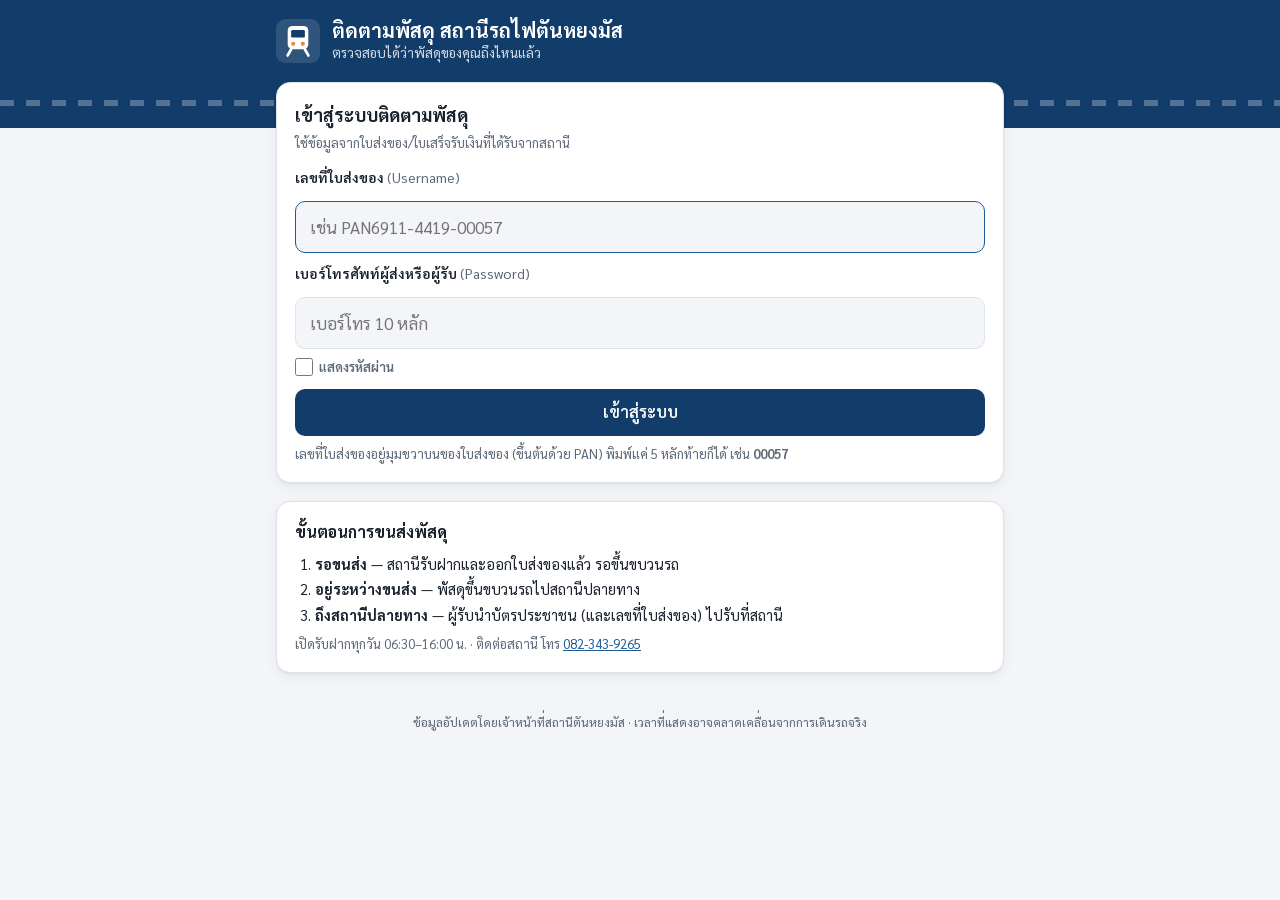
<file: index.html>
<!doctype html>
<html lang="th">
<head>
<meta charset="utf-8">
<meta name="viewport" content="width=device-width, initial-scale=1, viewport-fit=cover">
<title>ติดตามพัสดุ สถานีตันหยงมัส</title>
<meta name="description" content="ตรวจสอบสถานะพัสดุที่ฝากส่งทางรถไฟจากสถานีตันหยงมัส ด้วยเลขที่ใบส่งของและเบอร์โทรศัพท์">
<meta name="theme-color" content="#123d6b">
<meta name="apple-mobile-web-app-capable" content="yes">
<link rel="preconnect" href="https://fonts.googleapis.com">
<link rel="preconnect" href="https://fonts.gstatic.com" crossorigin>
<link href="https://fonts.googleapis.com/css2?family=Sarabun:wght@400;500;600;700&display=swap" rel="stylesheet">
<link rel="icon" href="data:image/svg+xml,%3Csvg xmlns='http://www.w3.org/2000/svg' viewBox='0 0 64 64'%3E%3Crect width='64' height='64' rx='14' fill='%23123d6b'/%3E%3Crect x='17' y='12' width='30' height='32' rx='7' fill='%23fff'/%3E%3Crect x='22' y='18' width='20' height='10' rx='2' fill='%23123d6b'/%3E%3Ccircle cx='25' cy='36' r='3' fill='%23e8892b'/%3E%3Ccircle cx='39' cy='36' r='3' fill='%23e8892b'/%3E%3Cpath d='M22 44l-5 8M42 44l5 8' stroke='%23fff' stroke-width='4' stroke-linecap='round'/%3E%3C/svg%3E">
<link rel="stylesheet" href="app.css">
<style>
.search .big{width:100%;border:1.5px solid var(--line);background:var(--bg);border-radius:10px;padding:12px 14px;font-size:17px}
.search .big:focus{outline:none;border-color:var(--brand-2)}
.search form#lf{display:block}
.search #show{flex:none;width:18px;height:18px;margin:0}
.search .field label{font-size:14px;color:var(--ink)}
.err{background:var(--bad-bg);color:var(--bad);border-radius:10px;padding:9px 12px;font-size:14.5px;margin-bottom:12px}
</style>
</head>
<body>
<div id="app"></div>
<script src="common.js"></script>
<script>
/* =====================================================================
   หน้าลูกค้า: เข้าระบบด้วย Username = เลขที่พัสดุ, Password = เบอร์โทรผู้ส่งหรือผู้รับ
   ===================================================================== */
const Track = { id: '', phone: '', results: null, loading: false, error: '' };
const SKEY = 'tym_track_login';
const ss = { get() { try { return JSON.parse(sessionStorage.getItem(SKEY)); } catch (e) { return null; } },
  set(v) { try { v ? sessionStorage.setItem(SKEY, JSON.stringify(v)) : sessionStorage.removeItem(SKEY); } catch (e) {} } };

function render() {
  const loggedIn = Track.results && Track.results.length;
  $('#app').innerHTML = `
  ${header('ตรวจสอบได้ว่าพัสดุของคุณถึงไหนแล้ว', loggedIn ? '<button class="staff-link" style="background:none;cursor:pointer" id="out">ออกจากระบบ</button>' : '')}
  <main class="wrap">${loggedIn ? resultView() : loginView()}
    <section class="card howto">
      <h2>ขั้นตอนการขนส่งพัสดุ</h2>
      <ol>
        <li><b>รอขนส่ง</b> — สถานีรับฝากและออกใบส่งของแล้ว รอขึ้นขบวนรถ</li>
        <li><b>อยู่ระหว่างขนส่ง</b> — พัสดุขึ้นขบวนรถไปสถานีปลายทาง</li>
        <li><b>ถึงสถานีปลายทาง</b> — ผู้รับนำบัตรประชาชน (และเลขที่ใบส่งของ) ไปรับที่สถานี</li>
      </ol>
      ${CONFIG.STATION_PHONE || CONFIG.STATION_HOURS ? `<p class="hint">${esc(CONFIG.STATION_HOURS)} ${CONFIG.STATION_PHONE ? '· ติดต่อสถานี โทร <a href="tel:' + esc(CONFIG.STATION_PHONE.replace(/\D/g, '')) + '">' + esc(CONFIG.STATION_PHONE) + '</a>' : ''}</p>` : ''}
    </section>
  </main>
  <footer>ข้อมูลอัปเดตโดยเจ้าหน้าที่สถานี${esc(CONFIG.STATION_NAME)} · เวลาที่แสดงอาจคลาดเคลื่อนจากการเดินรถจริง</footer>`;
  if (loggedIn) {
    $('#out').onclick = logout;
    $('#rf').onclick = () => login(Track.id, Track.phone);
  } else {
    $('#lf').onsubmit = (e) => { e.preventDefault(); login($('#uid').value, $('#pw').value); };
    $('#show').onchange = (e) => { $('#pw').type = e.target.checked ? 'text' : 'password'; };
    (Track.id ? $('#pw') : $('#uid')).focus();
  }
}

function loginView() {
  return `<section class="card search">
    <h2 style="margin:0 0 4px;font-size:18px">เข้าสู่ระบบติดตามพัสดุ</h2>
    <p class="hint" style="margin:0 0 14px">ใช้ข้อมูลจากใบส่งของ/ใบเสร็จรับเงินที่ได้รับจากสถานี</p>
    <form id="lf" autocomplete="off">
      <div class="field"><label for="uid">เลขที่ใบส่งของ <span style="color:var(--ink-soft);font-weight:400">(Username)</span></label>
        <input id="uid" class="big" placeholder="เช่น PAN6911-4419-00057" value="${esc(Track.id)}" autocapitalize="characters" spellcheck="false"></div>
      <div class="field"><label for="pw">เบอร์โทรศัพท์ผู้ส่งหรือผู้รับ <span style="color:var(--ink-soft);font-weight:400">(Password)</span></label>
        <input id="pw" class="big" type="password" inputmode="numeric" placeholder="เบอร์โทร 10 หลัก"></div>
      <label class="hint" style="display:flex;gap:6px;align-items:center;margin:-2px 0 12px"><input type="checkbox" id="show"> แสดงรหัสผ่าน</label>
      ${Track.error ? `<div class="err">${esc(Track.error)}</div>` : ''}
      <button class="btn" style="width:100%" ${Track.loading ? 'disabled' : ''}>${Track.loading ? 'กำลังตรวจสอบ…' : 'เข้าสู่ระบบ'}</button>
    </form>
    <p class="hint">เลขที่ใบส่งของอยู่มุมขวาบนของใบส่งของ (ขึ้นต้นด้วย PAN) พิมพ์แค่ 5 หลักท้ายก็ได้ เช่น <b>00057</b></p>
    ${isDemo() ? `<div class="demo-note">โหมดทดลอง (ข้อมูลสมมติ): ลองใช้เลขที่ <b>00002</b> รหัสผ่าน <b>0800000003</b> หรือเลขที่ <b>00003</b> รหัสผ่าน <b>0800000005</b></div>` : ''}
  </section>`;
}

function resultView() {
  return `<section class="card search" style="display:flex;gap:10px;align-items:center;flex-wrap:wrap">
      <div style="flex:1;min-width:0">เข้าระบบด้วยเลขที่ <b class="pid" style="font-size:15px">${esc(Track.results.length === 1 ? Track.results[0].id : Track.id)}</b></div>
      <button class="btn ghost sm" id="rf">↻ อัปเดตสถานะ</button>
    </section>
    <section class="results" aria-live="polite">${Track.results.map(parcelCard).join('')}</section>`;
}

async function login(id, phone) {
  id = normId(id); phone = normPhone(phone);
  Track.id = id; Track.phone = ''; Track.error = '';
  if (!id) { Track.error = 'กรุณาใส่เลขที่ใบส่งของ'; return render(); }
  if (phone.length < 9) { Track.error = 'กรุณาใส่เบอร์โทรศัพท์ให้ครบ'; return render(); }
  Track.loading = true; render();
  try {
    const res = await API().track(id, phone);
    if (res.length) { Track.results = res; Track.phone = phone; ss.set({ id, phone }); }
    else { Track.results = null; Track.error = 'เลขที่ใบส่งของหรือเบอร์โทรศัพท์ไม่ถูกต้อง (ถ้าเพิ่งฝากส่ง ข้อมูลอาจยังไม่เข้าระบบ)'; ss.set(null); }
  } catch (e) { Track.results = null; Track.error = e.message && !/fetch/i.test(e.message) ? e.message : 'เชื่อมต่อระบบไม่ได้ กรุณาลองใหม่อีกครั้ง'; }
  Track.loading = false; render();
}

function logout() { ss.set(null); Track.results = null; Track.phone = ''; Track.error = ''; render(); }

// หน้าลูกค้าแสดงแค่ 3 ขั้น จบที่ "ถึงสถานีปลายทาง" (สถานะ "รับของแล้ว" ของเจ้าหน้าที่ แสดงเป็น "ถึงสถานีปลายทาง")
const CUSTOMER_STEPS = ['received', 'loaded', 'arrived'];

function parcelCard(p) {
  if (p.status === 'delivered') p = { ...p, status: 'arrived' };
  const st = STATUS[p.status] || STATUS.received;
  const rank = RANK[p.status] || 0;
  const evOf = (s) => (p.events || []).filter((e) => e.s === s).pop();
  const curStep = p.status === 'problem' ? -1 : CUSTOMER_STEPS.indexOf(p.status);
  const lastEv = (p.events || []).slice(-1)[0];
  const tl = CUSTOMER_STEPS.map((s, i) => {
    const ev = evOf(s);
    const done = p.status !== 'problem' ? rank >= RANK[s] : !!ev;
    const cls = done ? 'done' + (i === curStep ? ' cur' : '') : 'todo';
    const title = s === 'arrived' ? `ถึงสถานี${esc(p.destName)}` : s === 'loaded' && p.train ? `ขึ้นขบวนรถ ${esc(p.train)}` : STEP_TITLE[s];
    const note = ev && ev.note && !title.includes(esc(ev.note)) ? ' · ' + esc(ev.note) : '';
    let sub = ev ? fmtDate(ev.t) + note : '';
    if (!ev && s === 'arrived' && p.eta && !done) sub = 'คาดว่า ' + fmtDate(p.eta);
    return `<li class="${cls}"><span class="dot">${done ? '✓' : ''}</span><div class="t">${title}</div>${sub ? `<div class="when">${sub}</div>` : ''}</li>`;
  }).join('');
  const nowBg = { received: 'var(--info-bg)', loaded: 'var(--warn-bg)', arrived: 'var(--ok-bg)', delivered: 'var(--ok-bg)', problem: 'var(--bad-bg)' }[p.status];
  const probNote = p.status === 'problem' && lastEv && lastEv.note ? ` (${esc(lastEv.note)})` : '';
  return `<article class="card parcel">
    <div class="head"><div><small style="color:var(--ink-soft)">เลขที่ใบส่งของ</small><div class="pid">${esc(p.id)}</div></div>
      <span class="badge b-${esc(p.status)}">${st.icon} ${st.label}</span></div>
    <div class="route">
      <div class="st"><small>ต้นทาง</small><b>${esc(p.originName || CONFIG.STATION_NAME)}</b></div>
      <div class="line">${p.train ? `<span class="train" style="left:${[0, 15, 50, 90][rank] || 50}%">🚆 ${esc(p.train)}</span>` : ''}</div>
      <div class="st r"><small>ปลายทาง</small><b>${esc(p.destName || '-')}</b></div>
    </div>
    <div class="now" style="background:${nowBg}">${esc(st.now(p))}${probNote}</div>
    <div class="meta">
      <div><small>วันที่ฝากส่ง</small>${fmtDate(p.sendDate, false) || '-'}</div>
      <div><small>สินค้า</small>${esc(itemsText(p.items)) || '-'}</div>
      ${p.senderName ? `<div><small>ผู้ส่ง</small>${esc(p.senderName)} <span style="white-space:nowrap">${esc(p.senderPhone || '')}</span></div>` : ''}
      ${p.receiverName ? `<div><small>ผู้รับ</small>${esc(p.receiverName)} <span style="white-space:nowrap">${esc(p.receiverPhone || '')}</span></div>` : ''}
      ${p.weight ? `<div><small>น้ำหนัก</small>${esc(p.weight)} กก.</div>` : ''}
    </div>
    <ol class="tl">${tl}</ol>
  </article>`;
}

/* ---------------- start ---------------- */
(function start() {
  const qs = new URLSearchParams(location.search);
  const saved = ss.get();
  if (saved && saved.id && saved.phone) return login(saved.id, saved.phone);
  Track.id = normId(qs.get('id') || qs.get('q') || '');   // ลิงก์จาก QR จะกรอกเลขที่ให้อัตโนมัติ
  render();
})();
</script>
</body>
</html>
</file>
<file: app.css>
:root{
  --bg:#f3f5f8; --card:#fff; --ink:#18212d; --ink-soft:#5b6878; --line:#dde3ea;
  --brand:#123d6b; --brand-2:#1d5a99; --accent:#e8892b; --ok:#1f8a4c; --ok-bg:#e6f5ec;
  --warn:#b45309; --warn-bg:#fef3e2; --bad:#b42318; --bad-bg:#fdecea; --info-bg:#e8f0fa; --on-brand:#fff;
  --shadow:0 1px 2px rgba(16,24,40,.06),0 4px 14px rgba(16,24,40,.06);
}
@media (prefers-color-scheme: dark){
  :root:not([data-theme="light"]){
    --bg:#0f141b; --card:#18202b; --ink:#e7edf4; --ink-soft:#9aa8b8; --line:#2a3542;
    --brand:#6ea8e6; --brand-2:#8fbcf0; --ok:#4cc584; --ok-bg:#163326; --warn:#f0a95a; --warn-bg:#3a2a14;
    --bad:#f07a6e; --bad-bg:#3b1d1a; --info-bg:#182a40; --shadow:none; --on-brand:#0f141b;
  }
}
:root[data-theme="dark"]{
  --bg:#0f141b; --card:#18202b; --ink:#e7edf4; --ink-soft:#9aa8b8; --line:#2a3542;
  --brand:#6ea8e6; --brand-2:#8fbcf0; --ok:#4cc584; --ok-bg:#163326; --warn:#f0a95a; --warn-bg:#3a2a14;
  --bad:#f07a6e; --bad-bg:#3b1d1a; --info-bg:#182a40; --shadow:none; --on-brand:#0f141b;
}
*{box-sizing:border-box}
html,body{margin:0}
body{background:var(--bg);color:var(--ink);font-family:"Sarabun",system-ui,-apple-system,"Segoe UI",sans-serif;font-size:16px;line-height:1.55;-webkit-text-size-adjust:100%}
a{color:var(--brand-2)}
button,input,select,textarea{font:inherit;color:inherit}
.wrap{max-width:760px;margin:0 auto;padding:0 16px}
.wide .wrap{max-width:1100px}

/* header */
.top{background:#123d6b;color:#fff;padding:18px 0 64px;position:relative}
.top .row{display:flex;align-items:center;gap:12px}
.logo{width:44px;height:44px;flex:none}
.top h1{font-size:20px;margin:0;line-height:1.25;font-weight:700}
.top .sub{font-size:13.5px;opacity:.82}
.top .staff-link{margin-left:auto;color:#fff;opacity:.75;font-size:13px;text-decoration:none;border:1px solid rgba(255,255,255,.35);padding:5px 10px;border-radius:8px;white-space:nowrap}
.top .staff-link:hover{opacity:1}
.rail{position:absolute;left:0;right:0;bottom:22px;height:6px;background:repeating-linear-gradient(90deg,rgba(255,255,255,.28) 0 14px,transparent 14px 26px)}

.search{margin-top:-46px;position:relative}
.card{background:var(--card);border:1px solid var(--line);border-radius:14px;box-shadow:var(--shadow);padding:18px}
.search label{display:block;font-weight:600;margin-bottom:8px}
.search form{display:flex;gap:8px}
.search input{flex:1;min-width:0;border:1.5px solid var(--line);background:var(--bg);border-radius:10px;padding:12px 14px;font-size:17px}
.search input:focus{outline:none;border-color:var(--brand-2)}
.hint{font-size:13px;color:var(--ink-soft);margin:8px 0 0}

.btn{border:0;border-radius:10px;padding:11px 18px;font-weight:600;cursor:pointer;background:var(--brand);color:var(--on-brand);white-space:nowrap;text-align:center}
.btn:disabled{opacity:.55;cursor:default}
.btn.ghost{background:transparent;color:var(--brand-2);border:1.5px solid var(--line)}
.btn.sm{padding:7px 12px;font-size:14px;border-radius:8px}
.btn.ok{background:var(--ok)} .btn.warn{background:var(--accent)} .btn.bad{background:var(--bad)}

/* results */
.results{margin:18px 0 8px;display:grid;gap:14px}
.parcel .head{display:flex;justify-content:space-between;align-items:flex-start;gap:10px;flex-wrap:wrap}
.pid{font-family:ui-monospace,Menlo,Consolas,monospace;font-weight:700;font-size:16px;letter-spacing:.3px}
.badge{display:inline-block;padding:3px 10px;border-radius:99px;font-size:13px;font-weight:600;white-space:nowrap}
.b-received{background:var(--info-bg);color:var(--brand-2)}
.b-loaded{background:var(--warn-bg);color:var(--warn)}
.b-arrived{background:var(--ok-bg);color:var(--ok)}
.b-delivered{background:var(--ok);color:var(--on-brand)}
.b-problem{background:var(--bad-bg);color:var(--bad)}
.route{display:flex;align-items:center;gap:10px;margin:14px 0 4px}
.route .st{flex:1;min-width:0}
.route .st small{display:block;color:var(--ink-soft);font-size:12.5px}
.route .st b{display:block;font-size:17px;overflow-wrap:anywhere}
.route .st.r{text-align:right}
.route .line{flex:1.2;height:2px;background:var(--line);position:relative}
.route .train{position:absolute;top:50%;transform:translate(-50%,-50%);font-size:12px;background:var(--card);border:1px solid var(--line);border-radius:99px;padding:1px 8px;white-space:nowrap;color:var(--ink-soft)}
.meta{display:grid;grid-template-columns:repeat(auto-fit,minmax(150px,1fr));gap:8px 16px;font-size:14px;margin:12px 0;padding:12px 0;border-top:1px dashed var(--line);border-bottom:1px dashed var(--line)}
.meta div small{display:block;color:var(--ink-soft);font-size:12.5px}
.now{border-radius:10px;padding:10px 12px;font-size:15px;margin-top:12px;font-weight:500}
.tl{list-style:none;margin:14px 0 0;padding:0}
.tl li{position:relative;padding:0 0 16px 34px}
.tl li:last-child{padding-bottom:0}
.tl li::before{content:"";position:absolute;left:10px;top:22px;bottom:-2px;width:2px;background:var(--line)}
.tl li:last-child::before{display:none}
.tl li.done::before{background:var(--ok)}
.tl .dot{position:absolute;left:0;top:1px;width:22px;height:22px;border-radius:50%;border:2px solid var(--line);background:var(--card);display:grid;place-items:center;font-size:12px;color:#fff}
.tl li.done .dot{background:var(--ok);border-color:var(--ok)}
.tl li.cur .dot{box-shadow:0 0 0 4px var(--ok-bg)}
.tl li.todo{color:var(--ink-soft)}
.tl .t{font-weight:600}
.tl .when{font-size:13px;color:var(--ink-soft)}
.empty{text-align:center;color:var(--ink-soft);padding:26px 10px}
.howto{margin:18px 0 30px;font-size:14.5px}
.howto h2{font-size:16px;margin:0 0 8px}
.howto ol{margin:0;padding-left:20px}
.howto li{margin:3px 0}
.demo-note{background:var(--warn-bg);color:var(--warn);border-radius:10px;padding:8px 12px;font-size:13.5px;margin-top:12px}
footer{color:var(--ink-soft);font-size:12.5px;text-align:center;padding:10px 16px 30px}

/* staff */
.tabs{display:flex;gap:6px;overflow-x:auto;margin:-40px 0 14px;position:relative;scrollbar-width:none}
.tabs button{background:rgba(255,255,255,.14);color:#fff;border:0;border-radius:10px 10px 0 0;padding:10px 14px;font-weight:600;cursor:pointer;white-space:nowrap}
.tabs button.on{background:var(--bg);color:var(--ink)}
.toolbar{display:flex;flex-wrap:wrap;gap:8px;align-items:center;margin-bottom:12px}
.toolbar input,.toolbar select,.field input,.field select,.field textarea{border:1.5px solid var(--line);background:var(--card);border-radius:9px;padding:8px 10px;font-size:15px;min-width:0}
.toolbar input[type=search]{flex:1 1 200px}
.stats{display:grid;grid-template-columns:repeat(auto-fit,minmax(118px,1fr));gap:8px;margin-bottom:12px}
.stat{background:var(--card);border:1px solid var(--line);border-radius:12px;padding:10px 12px;cursor:pointer;text-align:left}
.stat.on{outline:2px solid var(--brand-2)}
.stat b{display:block;font-size:22px;line-height:1.2}
.stat span{font-size:13px;color:var(--ink-soft)}
.tbl{width:100%;border-collapse:collapse;font-size:14.5px;background:var(--card)}
.tbl th,.tbl td{padding:9px 8px;border-bottom:1px solid var(--line);text-align:left;vertical-align:top}
.tbl th{font-size:13px;color:var(--ink-soft);font-weight:600;position:sticky;top:0;background:var(--card)}
.tbl tr.sel td{background:var(--info-bg)}
.tbl td.mono{font-family:ui-monospace,Menlo,Consolas,monospace;font-size:13.5px;white-space:nowrap}
.tbl .muted{color:var(--ink-soft);font-size:13px}
.tbl-wrap{border:1px solid var(--line);border-radius:12px;overflow:auto;max-height:68vh}
.bulk{position:sticky;bottom:0;background:var(--card);border:1px solid var(--line);border-radius:12px;box-shadow:var(--shadow);padding:10px;margin-top:10px;display:flex;gap:8px;flex-wrap:wrap;align-items:center}
.field{display:flex;flex-direction:column;gap:4px;margin-bottom:10px}
.field label{font-size:13px;color:var(--ink-soft);font-weight:600}
.grid2{display:grid;grid-template-columns:1fr 1fr;gap:0 12px}
@media (max-width:560px){.grid2{grid-template-columns:1fr}.tbl .hide-sm{display:none}}
.drop{display:block;border:2px dashed var(--line);border-radius:14px;padding:26px 16px;text-align:center;cursor:pointer;background:var(--card)}
.drop.over{border-color:var(--brand-2);background:var(--info-bg)}
.chg-new{color:var(--ok);font-weight:600}.chg-upd{color:var(--warn);font-weight:600}
.modal-bg{position:fixed;inset:0;background:rgba(10,15,25,.5);display:flex;align-items:flex-start;justify-content:center;padding:24px 12px;overflow:auto;z-index:50}
.modal{background:var(--card);border-radius:14px;max-width:640px;width:100%;padding:18px;box-shadow:0 20px 50px rgba(0,0,0,.25)}
.modal h2{margin:0 0 12px;font-size:18px}
.row-end{display:flex;gap:8px;justify-content:flex-end;flex-wrap:wrap;margin-top:12px}
.toast{position:fixed;left:50%;bottom:22px;transform:translateX(-50%);background:#18212d;color:#fff;padding:10px 16px;border-radius:10px;z-index:60;font-size:14.5px;max-width:calc(100% - 32px)}
.ev{font-size:13.5px;border-left:3px solid var(--line);padding:2px 0 2px 10px;margin:4px 0}
.qr-slip{text-align:center}
.qr-slip #qrBox{display:inline-block;padding:10px;background:#fff;border-radius:8px}
@media print{
  body *{visibility:hidden}
  .qr-slip,.qr-slip *{visibility:visible}
  .qr-slip{position:absolute;left:0;top:0;width:100%}
  .qr-slip .no-print{display:none}
}
.qp-row td{padding-top:0}
.qp{display:flex;flex-wrap:wrap;gap:6px;align-items:center;background:var(--bad-bg);border-radius:9px;padding:8px}
.qp-warn{flex:1 1 100%;color:var(--bad);font-size:13px}
.qp input{flex:1 1 130px;min-width:0;border:1.5px solid var(--line);background:var(--card);border-radius:8px;padding:6px 9px;font-size:15px}
.li-tbl td{padding:5px 4px}
.li-tbl input:not([type]),.li-tbl input[data-k]:not([type=checkbox]),.li-tbl select{border:1.5px solid var(--line);background:var(--card);border-radius:7px;padding:5px 7px;font-size:14px}
</file>
